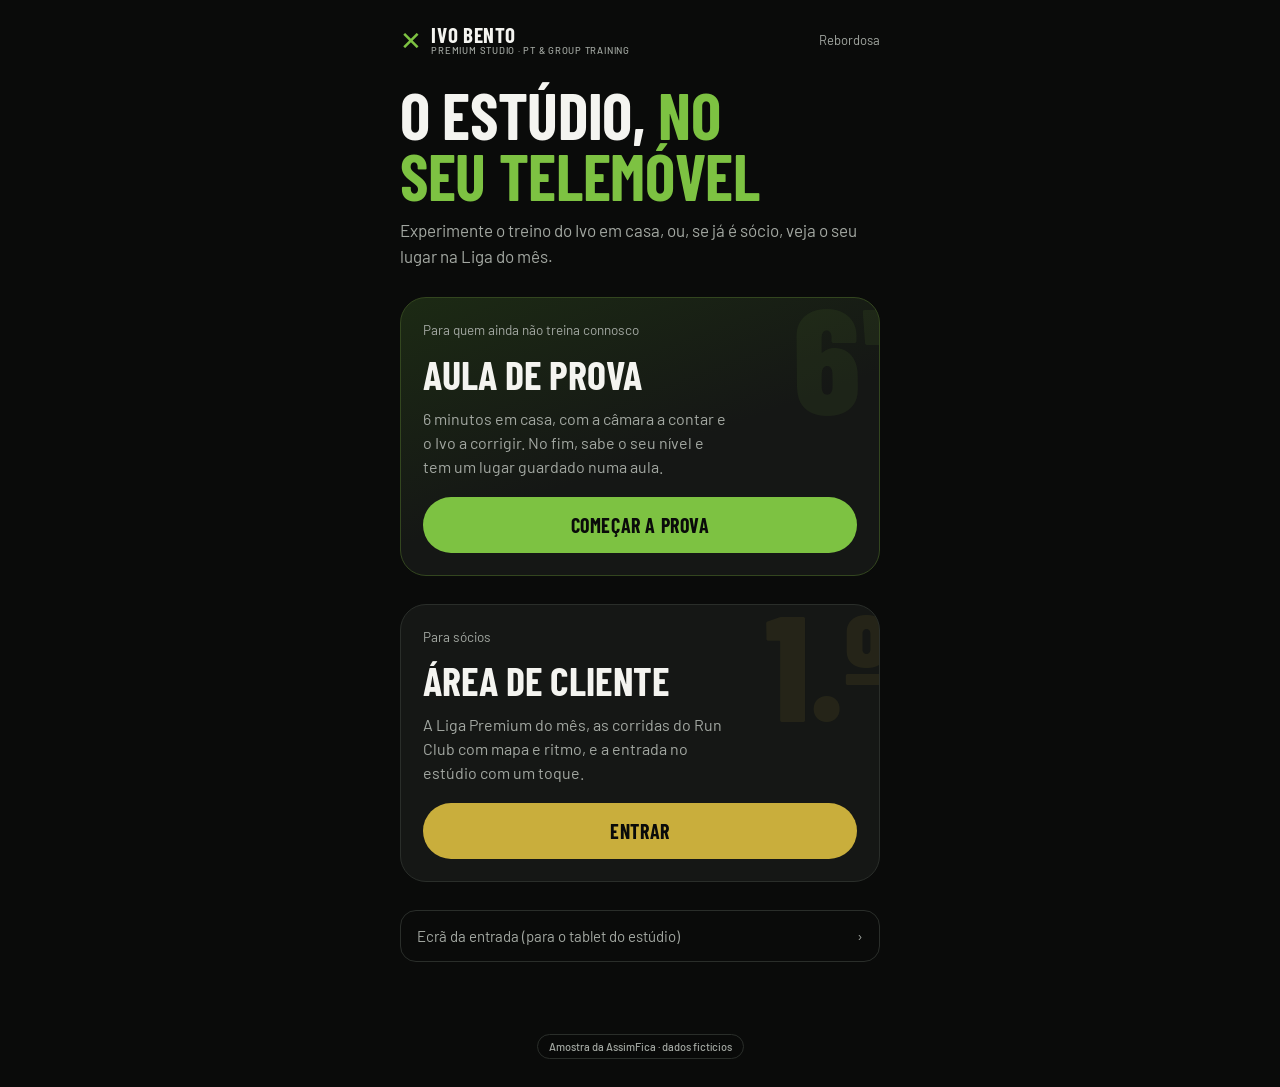
<file: app/index.html>
<!DOCTYPE html>
<html lang="pt-PT">
<head>
<meta charset="utf-8">
<meta name="robots" content="noindex, nofollow">
<meta name="viewport" content="width=device-width, initial-scale=1, viewport-fit=cover">
<title>Ivo Bento Premium Studio</title>
<meta name="theme-color" content="#0A0B0A">
<link rel="manifest" href="manifest.webmanifest">
<link rel="apple-touch-icon" href="icone-192.png">
<meta name="apple-mobile-web-app-capable" content="yes">
<meta name="apple-mobile-web-app-status-bar-style" content="black-translucent">
<link rel="preconnect" href="https://fonts.googleapis.com">
<link rel="preconnect" href="https://fonts.gstatic.com" crossorigin>
<link href="https://fonts.googleapis.com/css2?family=Barlow+Condensed:wght@600;700;800&family=Barlow:wght@400;500;600&display=swap" rel="stylesheet">
<link rel="stylesheet" href="comum.css">
<style>
.pag { max-width: 520px; margin: 0 auto; padding: max(24px, env(safe-area-inset-top)) 20px 64px; display: grid; gap: 28px; }
.topo { display: flex; justify-content: space-between; align-items: center; }
.topo .onde { font-size: 13px; color: var(--suave); }
.ola h1 { font-size: clamp(46px, 13vw, 64px); }
.ola h1 span { color: var(--verde); }
.ola p { color: var(--suave); margin-top: 12px; font-size: 17px; }
.entrada { display: grid; gap: 14px; text-decoration: none; background: var(--placa); border: 1px solid var(--linha); border-radius: 26px; padding: 22px; position: relative; overflow: hidden; }
.entrada .para { font-size: 13.5px; color: var(--suave); }
.entrada h2 { font-size: 40px; }
.entrada p { color: var(--suave); font-size: 16px; max-width: 34ch; }
.entrada .btn { margin-top: 4px; }
.entrada.prova { background: linear-gradient(160deg, #1C2A14 0%, #151715 55%); border-color: #33461f; }
.entrada .marca-d { position: absolute; right: -10px; top: -18px; font: 800 150px/1 var(--f-titulo); color: rgba(125,194,66,.08); pointer-events: none; }
.entrada.liga .marca-d { color: rgba(201,174,60,.09); }
.mais { display: grid; gap: 10px; font-size: 15px; color: var(--suave); }
.mais a { display: flex; justify-content: space-between; padding: 14px 16px; border: 1px solid var(--linha); border-radius: 16px; text-decoration: none; }
.instalar { display: none; }
.instalar.mostra { display: block; }
.ios { font-size: 14px; color: var(--suave); border: 1px dashed var(--linha); border-radius: 16px; padding: 14px 16px; }
</style>
</head>
<body>
<main class="pag">
  <header class="topo">
    <a class="logo" href="../index.html"><span class="x">✕</span><span>Ivo Bento<small>Premium Studio · PT &amp; Group Training</small></span></a>
    <span class="onde">Rebordosa</span>
  </header>

  <section class="ola">
    <h1>O estúdio, <span>no seu telemóvel</span></h1>
    <p>Experimente o treino do Ivo em casa, ou, se já é sócio, veja o seu lugar na Liga do mês.</p>
  </section>

  <a class="entrada prova" href="prova.html">
    <span class="marca-d" aria-hidden="true">6'</span>
    <span class="para">Para quem ainda não treina connosco</span>
    <h2>Aula de Prova</h2>
    <p>6 minutos em casa, com a câmara a contar e o Ivo a corrigir. No fim, sabe o seu nível e tem um lugar guardado numa aula.</p>
    <span class="btn">Começar a prova</span>
  </a>

  <a class="entrada liga" href="entrar.html">
    <span class="marca-d" aria-hidden="true">1.º</span>
    <span class="para">Para sócios</span>
    <h2>Área de cliente</h2>
    <p>A Liga Premium do mês, as corridas do Run Club com mapa e ritmo, e a entrada no estúdio com um toque.</p>
    <span class="btn ouro">Entrar</span>
  </a>

  <div class="instalar" id="instalar"><button class="btn sec" id="btn-instalar" type="button">Pôr no ecrã principal</button></div>
  <p class="ios" id="ios" hidden>Para ter o estúdio como uma app no iPhone: toque em Partilhar e depois em «Adicionar ao ecrã principal».</p>

  <nav class="mais" aria-label="Mais">
    <a href="porta.html"><span>Ecrã da entrada (para o tablet do estúdio)</span><span aria-hidden="true">›</span></a>
  </nav>
</main>
<span class="amostra">Amostra da AssimFica · dados fictícios</span>
<script>
let pedido = null;
window.addEventListener('beforeinstallprompt', e => { e.preventDefault(); pedido = e; document.getElementById('instalar').classList.add('mostra'); });
document.getElementById('btn-instalar').addEventListener('click', async () => { if (!pedido) return; pedido.prompt(); await pedido.userChoice; pedido = null; document.getElementById('instalar').classList.remove('mostra'); });
const ios = /iphone|ipad|ipod/i.test(navigator.userAgent) && !window.navigator.standalone;
if (ios) document.getElementById('ios').hidden = false;
if ('serviceWorker' in navigator) navigator.serviceWorker.register('sw.js').catch(() => {});
</script>
</body>
</html>
</file>
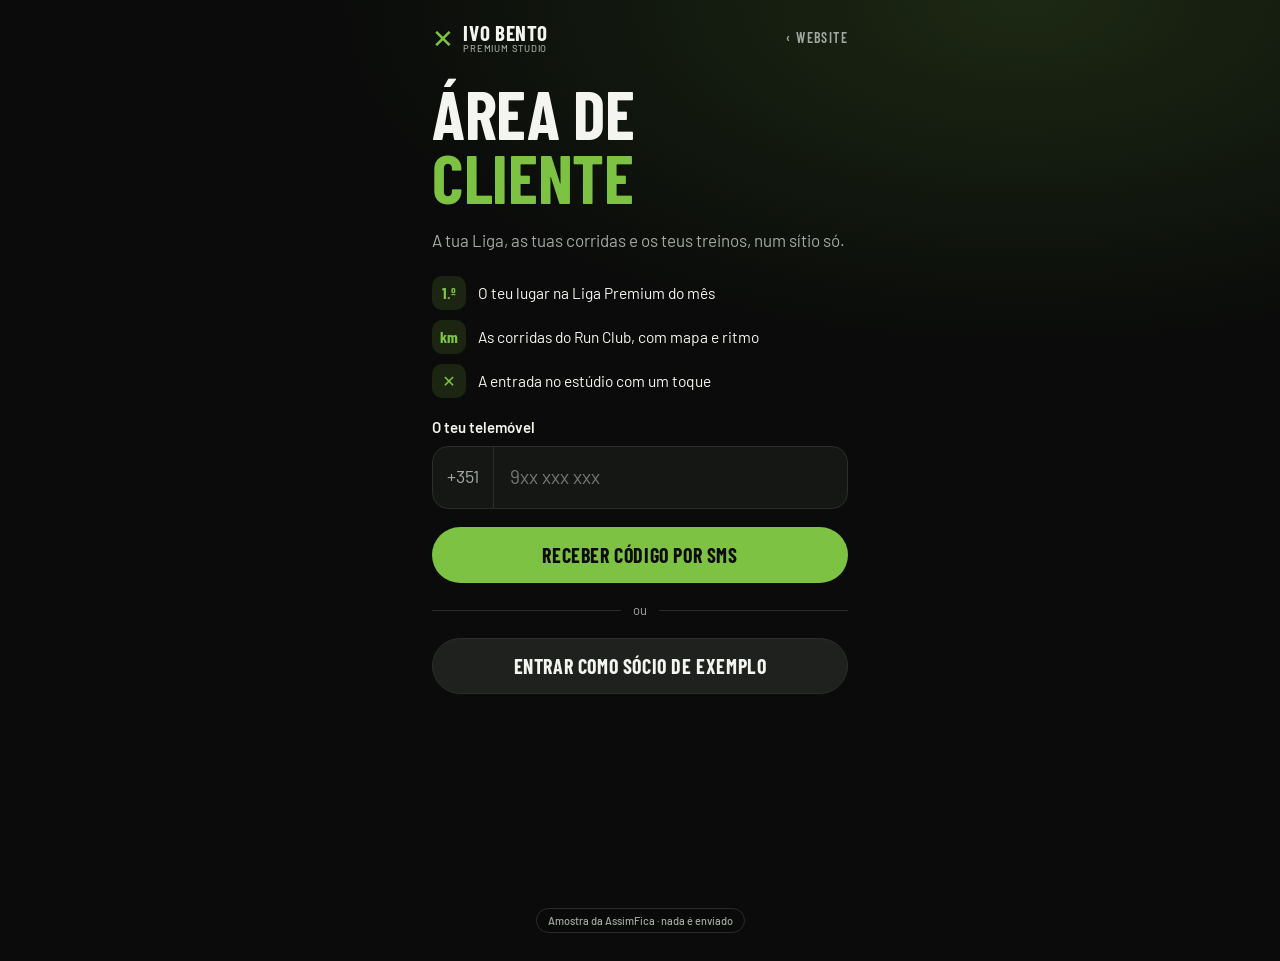
<file: app/entrar.html>
<!DOCTYPE html>
<html lang="pt-PT">
<head>
<meta charset="utf-8">
<meta name="robots" content="noindex, nofollow">
<meta name="viewport" content="width=device-width, initial-scale=1, viewport-fit=cover">
<title>Área de cliente · Ivo Bento Premium Studio</title>
<meta name="theme-color" content="#0A0B0A">
<link rel="manifest" href="manifest.webmanifest">
<link rel="apple-touch-icon" href="icone-192.png">
<meta name="apple-mobile-web-app-capable" content="yes">
<link rel="preconnect" href="https://fonts.googleapis.com">
<link rel="preconnect" href="https://fonts.gstatic.com" crossorigin>
<link href="https://fonts.googleapis.com/css2?family=Barlow+Condensed:wght@600;700;800&family=Barlow:wght@400;500;600&display=swap" rel="stylesheet">
<link rel="stylesheet" href="comum.css">
<style>
body { min-height: 100dvh; background: radial-gradient(90% 60% at 80% 0%, rgba(125,194,66,.16), transparent 60%), var(--preto); }
.pag { max-width: 460px; margin: 0 auto; min-height: 100dvh; padding: max(22px, env(safe-area-inset-top)) 22px 40px; display: flex; flex-direction: column; gap: 26px; }
.cab { display: flex; justify-content: space-between; align-items: center; }
.cab a.volta { font: 600 14px/1 var(--f-titulo); letter-spacing: .1em; text-transform: uppercase; color: var(--suave); text-decoration: none; }
h1 { font-size: clamp(50px, 14vw, 68px); }
h1 span { color: var(--verde); }
.lead { color: var(--suave); }
.passo { display: none; flex-direction: column; gap: 18px; }
.passo.ativo { display: flex; }
.campo { display: grid; gap: 8px; }
.campo label, .campo .rot { font-weight: 600; font-size: 15px; }
.tel { display: grid; grid-template-columns: auto 1fr; border: 1px solid var(--linha); border-radius: 16px; background: var(--placa); overflow: hidden; }
.tel span { padding: 16px 14px; border-right: 1px solid var(--linha); color: var(--suave); font-size: 18px; }
.tel input, .campo input[type=text] { border: 0; background: transparent; padding: 16px; font-size: 19px; width: 100%; outline: none; }
.campo input[type=text] { background: var(--placa); border: 1px solid var(--linha); border-radius: 16px; }
.tel:focus-within, .campo input[type=text]:focus { box-shadow: 0 0 0 2px var(--verde); }
.codigo { display: grid; grid-template-columns: repeat(6, 1fr); gap: 8px; }
.codigo input { text-align: center; font: 700 30px/1 var(--f-titulo); padding: 14px 0; border-radius: 14px; border: 1px solid var(--linha); background: var(--placa); width: 100%; outline: none; }
.codigo input:focus { box-shadow: 0 0 0 2px var(--verde); }
.nota { font-size: 13.5px; color: var(--suave); }
.erro { font-size: 14.5px; color: #FFB4A6; }
.mods { display: flex; flex-wrap: wrap; gap: 8px; }
.mods button { border: 1px solid var(--linha); background: var(--placa); border-radius: 999px; padding: 11px 16px; font-weight: 600; font-size: 15px; }
.mods button[aria-pressed="true"] { border-color: var(--verde); background: rgba(125,194,66,.14); color: var(--verde); }
.consent { display: grid; grid-template-columns: 24px 1fr; gap: 12px; font-size: 14.5px; color: var(--suave); align-items: start; }
.consent input { width: 20px; height: 20px; accent-color: var(--verde); margin-top: 2px; }
.ou { display: flex; align-items: center; gap: 12px; color: var(--suave); font-size: 13px; }
.ou::before, .ou::after { content: ""; flex: 1; height: 1px; background: var(--linha); }
.link { color: var(--suave); font-size: 14.5px; text-align: center; background: none; text-decoration: underline; text-underline-offset: 3px; }
.vantagens { list-style: none; display: grid; gap: 10px; margin-top: 4px; }
.vantagens li { display: grid; grid-template-columns: 34px 1fr; gap: 12px; align-items: center; font-size: 15.5px; }
.vantagens i { width: 34px; height: 34px; border-radius: 10px; background: rgba(125,194,66,.14); display: grid; place-items: center; color: var(--verde); font: 700 16px/1 var(--f-titulo); font-style: normal; }
</style>
</head>
<body>
<main class="pag">
  <div class="cab">
    <a class="logo" href="index.html"><span class="x">✕</span><span>Ivo Bento<small>Premium Studio</small></span></a>
    <a class="volta" href="../index.html">‹ Website</a>
  </div>

  <!-- 1. telemóvel -->
  <section class="passo ativo" id="p-tel">
    <h1>Área de <span>cliente</span></h1>
    <p class="lead">A tua Liga, as tuas corridas e os teus treinos, num sítio só.</p>
    <ul class="vantagens">
      <li><i>1.º</i><span>O teu lugar na Liga Premium do mês</span></li>
      <li><i>km</i><span>As corridas do Run Club, com mapa e ritmo</span></li>
      <li><i>✕</i><span>A entrada no estúdio com um toque</span></li>
    </ul>
    <div class="campo"><label for="tel">O teu telemóvel</label><div class="tel"><span>+351</span><input id="tel" type="tel" inputmode="tel" autocomplete="tel-national" placeholder="9xx xxx xxx"></div></div>
    <p class="erro" id="erro-tel" hidden></p>
    <button class="btn" id="b-tel" type="button">Receber código por SMS</button>
    <div class="ou">ou</div>
    <button class="btn sec" id="b-exemplo" type="button">Entrar como sócio de exemplo</button>
  </section>

  <!-- 2. código -->
  <section class="passo" id="p-cod">
    <h1>O <span>código</span></h1>
    <p class="lead" id="cod-txt"></p>
    <div class="codigo" id="codigo" role="group" aria-label="Código de 6 números">
      <input inputmode="numeric" aria-label="1.º número" autocomplete="one-time-code"><input inputmode="numeric" aria-label="2.º número"><input inputmode="numeric" aria-label="3.º número"><input inputmode="numeric" aria-label="4.º número"><input inputmode="numeric" aria-label="5.º número"><input inputmode="numeric" aria-label="6.º número">
    </div>
    <p class="nota">Na amostra não é enviado nenhum SMS: qualquer código de 6 números serve.</p>
    <button class="btn" id="b-cod" type="button" disabled>Confirmar</button>
    <button class="link" id="b-outro" type="button">Usar outro número</button>
  </section>

  <!-- 3. cliente novo -->
  <section class="passo" id="p-novo">
    <h1>Bem-vindo ao <span>Premium</span></h1>
    <p class="lead">É a primeira vez que entras. Dois minutos e está feito.</p>
    <div class="campo"><label for="nome">Nome e apelido</label><input id="nome" type="text" autocomplete="name" placeholder="Ex.: Pedro Menezes"></div>
    <div class="campo"><span class="rot">O que treinas?</span>
      <div class="mods" id="mods">
        <button type="button" aria-pressed="false">CrossTraining</button><button type="button" aria-pressed="false">Pilates Clínico</button><button type="button" aria-pressed="false">Running Club</button><button type="button" aria-pressed="false">Treino Personalizado</button><button type="button" aria-pressed="false">CrossKids</button>
      </div>
    </div>
    <label class="consent" for="ok-dados"><input id="ok-dados" type="checkbox"><span>Aceito que o estúdio guarde as minhas presenças e corridas para a Liga e para o meu acompanhamento. Só eu e os treinadores as vemos; na tabela do clube aparecem o nome e os totais.</span></label>
    <button class="btn" id="b-novo" type="button" disabled>Entrar na área de cliente</button>
  </section>
</main>
<span class="amostra">Amostra da AssimFica · nada é enviado</span>
<script type="module">
import { cliente, guardaCliente, entra, sessao } from './sessao.js';
const $ = s => document.querySelector(s);
const depois = 'painel.html' + location.search;
if (sessao()) location.replace(depois);
const mostra = id => document.querySelectorAll('.passo').forEach(p => p.classList.toggle('ativo', p.id === id));
let tel = '';
const limpa = v => v.replace(/\D/g, '').replace(/^351/, '');

$('#b-tel').addEventListener('click', () => {
  tel = limpa($('#tel').value);
  if (!/^9\d{8}$/.test(tel)) { const e = $('#erro-tel'); e.textContent = 'Escreve um número de telemóvel português, com 9 algarismos, a começar por 9.'; e.hidden = false; return; }
  $('#cod-txt').textContent = 'Enviámos um código de 6 números para o ' + tel.replace(/(\d{3})(\d{3})(\d{3})/, '$1 $2 $3') + '.';
  mostra('p-cod'); setTimeout(() => document.querySelector('#codigo input').focus(), 50);
});
$('#tel').addEventListener('keydown', e => { if (e.key === 'Enter') $('#b-tel').click(); });
$('#b-outro').addEventListener('click', () => mostra('p-tel'));

const caixas = [...document.querySelectorAll('#codigo input')];
caixas.forEach((c, i) => {
  c.addEventListener('input', () => {
    const v = c.value.replace(/\D/g, '');
    if (v.length > 1) { [...v].slice(0, 6 - i).forEach((d, k) => { caixas[i + k].value = d; }); }
    else c.value = v;
    const prox = caixas.find(x => !x.value); if (prox && c.value) prox.focus();
    $('#b-cod').disabled = caixas.some(x => !x.value);
    if (!$('#b-cod').disabled) $('#b-cod').click();
  });
  c.addEventListener('keydown', e => { if (e.key === 'Backspace' && !c.value && i) caixas[i - 1].focus(); });
});
$('#b-cod').addEventListener('click', () => {
  const c = cliente(tel);
  if (c) { entra(c); location.replace(depois); return; }
  mostra('p-novo'); setTimeout(() => $('#nome').focus(), 50);
});

const mods = [...document.querySelectorAll('#mods button')];
mods.forEach(b => b.addEventListener('click', () => { b.setAttribute('aria-pressed', String(b.getAttribute('aria-pressed') !== 'true')); valida(); }));
const valida = () => { $('#b-novo').disabled = !($('#nome').value.trim().length >= 3 && $('#ok-dados').checked); };
$('#nome').addEventListener('input', valida); $('#ok-dados').addEventListener('change', valida);
$('#b-novo').addEventListener('click', () => {
  const c = { tel, nome: $('#nome').value.trim().slice(0, 40), modalidades: mods.filter(b => b.getAttribute('aria-pressed') === 'true').map(b => b.textContent), desde: new Date().toISOString().slice(0, 10), novo: true };
  guardaCliente(c); entra(c); location.replace(depois);
});
$('#b-exemplo').addEventListener('click', () => {
  const c = { tel: '912345678', nome: 'Pedro Menezes', modalidades: ['CrossTraining', 'Running Club'], desde: '2025-09-15', exemplo: true };
  guardaCliente(c); entra(c); location.replace(depois);
});
</script>
</body>
</html>
</file>
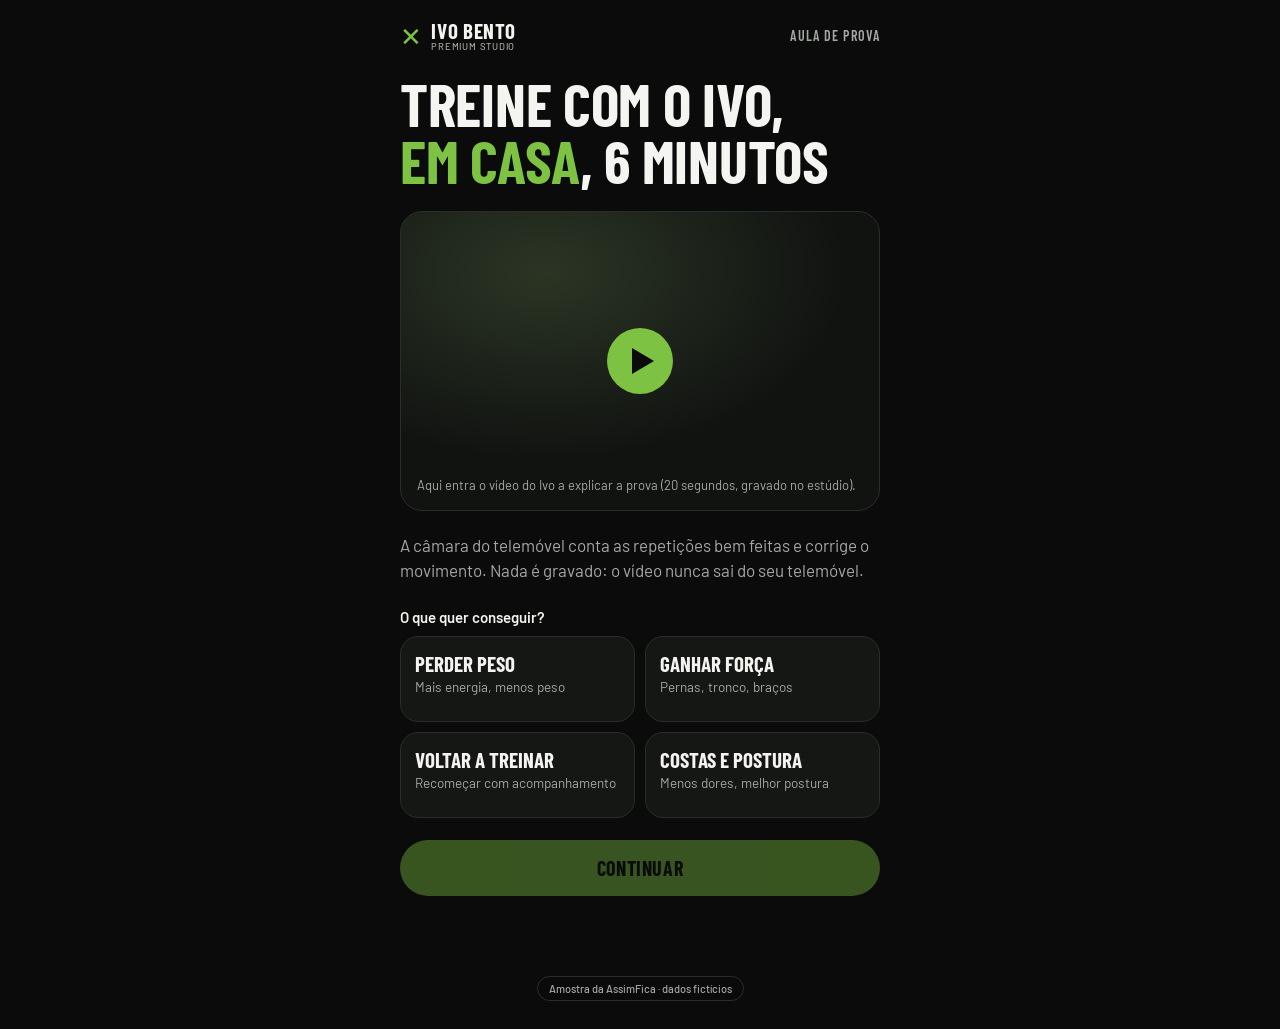
<file: app/prova.html>
<!DOCTYPE html>
<html lang="pt-PT">
<head>
<meta charset="utf-8">
<meta name="robots" content="noindex, nofollow">
<meta name="viewport" content="width=device-width, initial-scale=1, viewport-fit=cover">
<title>Aula de Prova · Ivo Bento Premium Studio</title>
<meta name="theme-color" content="#0A0B0A">
<link rel="manifest" href="manifest.webmanifest">
<link rel="apple-touch-icon" href="icone-192.png">
<link rel="preconnect" href="https://fonts.googleapis.com">
<link rel="preconnect" href="https://fonts.gstatic.com" crossorigin>
<link href="https://fonts.googleapis.com/css2?family=Barlow+Condensed:wght@600;700;800&family=Barlow:wght@400;500;600&display=swap" rel="stylesheet">
<link rel="stylesheet" href="comum.css">
<style>
.ecra { display: none; min-height: 100dvh; max-width: 520px; margin: 0 auto; padding: max(20px, env(safe-area-inset-top)) 20px 72px; flex-direction: column; gap: 22px; }
.ecra.ativo { display: flex; }
.cab { display: flex; justify-content: space-between; align-items: center; }
.cab .passo { font: 600 14px/1 var(--f-titulo); letter-spacing: .08em; color: var(--suave); text-transform: uppercase; }
h1 { font-size: clamp(44px, 12vw, 60px); }
h1 span { color: var(--verde); }
.lead { color: var(--suave); font-size: 17px; }
.fim { margin-top: auto; display: grid; gap: 10px; }

.video-ivo { aspect-ratio: 16 / 10; border-radius: 22px; background: radial-gradient(90% 90% at 30% 20%, #2B3524, #111311 70%); border: 1px solid var(--linha); display: grid; place-items: center; position: relative; overflow: hidden; }
.video-ivo .play { width: 66px; height: 66px; border-radius: 50%; background: var(--verde); display: grid; place-items: center; }
.video-ivo .play::after { content: ""; margin-left: 6px; border-left: 22px solid #0A0B0A; border-top: 13px solid transparent; border-bottom: 13px solid transparent; }
.video-ivo small { position: absolute; left: 16px; bottom: 14px; right: 16px; font-size: 13px; color: var(--suave); }
.desafio { border: 1px solid var(--ouro); background: rgba(201,174,60,.1); border-radius: 18px; padding: 14px 16px; font-size: 16px; }
.desafio b { color: var(--ouro); }

.opcoes { display: grid; grid-template-columns: 1fr 1fr; gap: 10px; }
.op { border: 1px solid var(--linha); background: var(--placa); border-radius: 18px; padding: 16px 14px; text-align: left; display: grid; gap: 4px; min-height: 86px; align-content: start; }
.op b { font: 700 21px/1 var(--f-titulo); text-transform: uppercase; }
.op span { font-size: 13.5px; color: var(--suave); line-height: 1.35; }
.op[aria-pressed="true"] { border-color: var(--verde); background: rgba(125,194,66,.12); box-shadow: inset 0 0 0 1px var(--verde); }

.campo { display: grid; gap: 8px; }
.campo > label, .campo > .rot { font-size: 15px; font-weight: 600; }
.campo input[type=number], .campo input[type=tel], .campo input[type=text] { background: var(--placa); border: 1px solid var(--linha); border-radius: 14px; padding: 14px 16px; font-size: 18px; width: 100%; }
.campo input:focus { outline: 2px solid var(--verde); border-color: transparent; }
.campo small { color: var(--suave); font-size: 13.5px; }
.seg { display: grid; grid-auto-flow: column; grid-auto-columns: 1fr; gap: 8px; }
.seg button { border: 1px solid var(--linha); background: var(--placa); border-radius: 14px; padding: 13px 8px; font-weight: 600; font-size: 15.5px; }
.seg button[aria-pressed="true"] { border-color: var(--verde); background: rgba(125,194,66,.14); }
.saude { display: grid; grid-template-columns: 26px 1fr; gap: 12px; align-items: start; font-size: 15px; background: var(--placa); border: 1px solid var(--linha); border-radius: 16px; padding: 14px; }
.saude input { width: 22px; height: 22px; accent-color: var(--verde); margin-top: 2px; }
.alerta { font-size: 14.5px; color: #FFD2C9; background: rgba(255,106,85,.1); border: 1px solid rgba(255,106,85,.4); border-radius: 14px; padding: 12px 14px; }

.prep { display: grid; gap: 14px; }
.prep li { list-style: none; display: grid; grid-template-columns: 40px 1fr; gap: 14px; align-items: center; font-size: 16px; }
.prep li i { width: 40px; height: 40px; border-radius: 12px; background: var(--placa2); border: 1px solid var(--linha); display: grid; place-items: center; font: 700 18px/1 var(--f-titulo); font-style: normal; color: var(--verde); }

/* a câmara */
#camara { position: fixed; inset: 0; background: #000; display: none; z-index: 40; }
#camara.ativo { display: block; }
#video, #tela { position: absolute; inset: 0; width: 100%; height: 100%; object-fit: cover; transform: scaleX(-1); }
.hud { position: absolute; inset: 0; pointer-events: none; padding: max(16px, env(safe-area-inset-top)) 18px max(18px, env(safe-area-inset-bottom)); display: flex; flex-direction: column; }
.hud-topo { display: flex; justify-content: space-between; align-items: flex-start; gap: 12px; }
.contador { font: 800 120px/.8 var(--f-titulo); text-shadow: 0 4px 30px rgba(0,0,0,.6); font-variant-numeric: tabular-nums; }
.contador small { display: block; font: 600 15px/1.2 var(--f-corpo); text-shadow: 0 1px 8px rgba(0,0,0,.8); margin-top: 10px; }
.relogio { font: 700 44px/1 var(--f-titulo); font-variant-numeric: tabular-nums; text-shadow: 0 2px 16px rgba(0,0,0,.7); text-align: right; }
.relogio small { display: block; font: 600 13px/1.2 var(--f-corpo); color: rgba(255,255,255,.8); }
.barra { height: 6px; border-radius: 9px; background: rgba(255,255,255,.22); overflow: hidden; margin-top: 14px; }
.barra span { display: block; height: 100%; width: 0; background: var(--verde); transition: width .25s linear; }
.estado { align-self: center; margin-top: 18px; font-size: 15px; font-weight: 600; padding: 9px 16px; border-radius: 999px; background: rgba(10,11,10,.7); border: 1px solid rgba(255,255,255,.15); }
.estado.ok { border-color: var(--verde); color: var(--verde); }
.grande { position: absolute; inset: 0; display: grid; place-items: center; font: 800 200px/1 var(--f-titulo); color: var(--verde); text-shadow: 0 6px 40px rgba(0,0,0,.6); pointer-events: none; }
.fala { margin-top: auto; background: rgba(244,244,240,.96); color: #0A0B0A; border-radius: 20px; padding: 12px 14px; display: grid; grid-template-columns: 40px 1fr; gap: 12px; align-items: center; font-size: 17px; line-height: 1.3; font-weight: 500; opacity: 0; transform: translateY(10px); transition: opacity .2s ease, transform .2s ease; }
.fala.mostra { opacity: 1; transform: none; }
.fala .cara { width: 40px; height: 40px; border-radius: 50%; background: #0A0B0A; color: var(--verde); display: grid; place-items: center; font: 700 16px/1 var(--f-titulo); }
.cam-botoes { position: absolute; right: 14px; bottom: max(96px, calc(env(safe-area-inset-bottom) + 96px)); display: grid; gap: 10px; pointer-events: auto; }
.cam-botoes button { width: 48px; height: 48px; border-radius: 50%; background: rgba(10,11,10,.7); border: 1px solid rgba(255,255,255,.2); font-size: 13px; font-weight: 600; }
.toque { position: absolute; inset: 0; pointer-events: auto; display: none; }
.toque.ativo { display: block; }

/* resultado */
.numeros { display: grid; grid-template-columns: 1fr 1fr; gap: 10px; }
.num { background: var(--placa); border: 1px solid var(--linha); border-radius: 20px; padding: 16px; display: grid; gap: 4px; }
.num b { font: 800 54px/.9 var(--f-titulo); font-variant-numeric: tabular-nums; }
.num span { font-size: 13.5px; color: var(--suave); }
.num.destaque { background: var(--verde); color: #0A0B0A; border-color: var(--verde); }
.num.destaque span { color: #24361A; }
.comparar { background: var(--placa); border: 1px solid var(--linha); border-radius: 20px; padding: 16px; display: grid; gap: 12px; }
.comparar .lin { display: grid; grid-template-columns: 90px 1fr 40px; gap: 10px; align-items: center; font-size: 14.5px; }
.comparar .b { height: 10px; border-radius: 9px; background: var(--placa2); overflow: hidden; }
.comparar .b span { display: block; height: 100%; border-radius: 9px; background: var(--suave); }
.comparar .lin.eu .b span { background: var(--verde); }
.comparar .lin.amigo .b span { background: var(--ouro); }
.comparar .lin b { text-align: right; font-variant-numeric: tabular-nums; }
.nivel { display: flex; gap: 6px; }
.nivel i { flex: 1; height: 8px; border-radius: 9px; background: var(--placa2); }
.nivel i.on { background: var(--verde); }
.trabalhar { border-left: 3px solid var(--verde); padding-left: 14px; font-size: 16.5px; }
.trabalhar b { font-weight: 600; }
.nota { font-size: 13px; color: var(--suave); }

.folha { position: fixed; inset: 0; background: rgba(0,0,0,.6); display: none; align-items: flex-end; z-index: 60; }
.folha.ativo { display: flex; }
.folha > div { width: 100%; max-width: 520px; margin: 0 auto; background: var(--placa); border: 1px solid var(--linha); border-radius: 26px 26px 0 0; padding: 22px 20px max(28px, env(safe-area-inset-bottom)); display: grid; gap: 16px; }
.folha h2 { font-size: 32px; }
.vagas { display: grid; gap: 10px; }
.vaga { text-align: left; border: 1px solid var(--linha); background: var(--placa2); border-radius: 18px; padding: 14px 16px; display: grid; grid-template-columns: 1fr auto; gap: 4px 12px; align-items: center; }
.vaga b { font: 700 22px/1 var(--f-titulo); text-transform: uppercase; }
.vaga span { font-size: 14px; color: var(--suave); grid-column: 1; }
.vaga em { grid-row: 1 / span 2; grid-column: 2; font-style: normal; font: 700 15px/1 var(--f-titulo); color: var(--verde); text-transform: uppercase; }
.vaga[aria-pressed="true"] { border-color: var(--verde); box-shadow: inset 0 0 0 1px var(--verde); }
.feito { text-align: center; display: grid; gap: 14px; justify-items: center; padding-top: 30px; }
.feito .visto { width: 84px; height: 84px; border-radius: 50%; background: var(--verde); display: grid; place-items: center; }
.feito .visto::after { content: ""; width: 34px; height: 18px; border-left: 6px solid #0A0B0A; border-bottom: 6px solid #0A0B0A; transform: rotate(-45deg) translate(3px, -3px); }
.feito p { color: var(--suave); max-width: 34ch; }
.cartao-lugar { width: 100%; background: var(--placa); border: 1px solid var(--linha); border-radius: 20px; padding: 18px; text-align: left; display: grid; gap: 6px; }
.cartao-lugar b { font: 700 28px/1 var(--f-titulo); text-transform: uppercase; }
.cartao-lugar span { color: var(--suave); font-size: 15px; }
</style>
</head>
<body>

<!-- 1. início -->
<section class="ecra ativo" id="e-inicio">
  <div class="cab"><a class="logo" href="index.html"><span class="x">✕</span><span>Ivo Bento<small>Premium Studio</small></span></a><span class="passo">Aula de Prova</span></div>
  <h1>Treine com o Ivo, <span>em casa</span>, 6 minutos</h1>
  <div class="desafio" id="banner-desafio" hidden></div>
  <div class="video-ivo" role="img" aria-label="Lugar do vídeo de apresentação do Ivo"><span class="play"></span><small>Aqui entra o vídeo do Ivo a explicar a prova (20 segundos, gravado no estúdio).</small></div>
  <p class="lead">A câmara do telemóvel conta as repetições bem feitas e corrige o movimento. Nada é gravado: o vídeo nunca sai do seu telemóvel.</p>
  <div class="campo"><span class="rot">O que quer conseguir?</span>
    <div class="opcoes" id="objetivos">
      <button class="op" type="button" data-v="peso" aria-pressed="false"><b>Perder peso</b><span>Mais energia, menos peso</span></button>
      <button class="op" type="button" data-v="forca" aria-pressed="false"><b>Ganhar força</b><span>Pernas, tronco, braços</span></button>
      <button class="op" type="button" data-v="voltar" aria-pressed="false"><b>Voltar a treinar</b><span>Recomeçar com acompanhamento</span></button>
      <button class="op" type="button" data-v="costas" aria-pressed="false"><b>Costas e postura</b><span>Menos dores, melhor postura</span></button>
    </div>
  </div>
  <div class="fim"><button class="btn" id="b-inicio" type="button" disabled>Continuar</button></div>
</section>

<!-- 2. perguntas -->
<section class="ecra" id="e-perguntas">
  <div class="cab"><button class="passo" type="button" data-volta="e-inicio">‹ Voltar</button><span class="passo">1 de 3</span></div>
  <h1>Quatro perguntas</h1>
  <div class="campo"><label for="idade">Idade</label><input id="idade" type="number" inputmode="numeric" min="14" max="90" placeholder="Ex.: 42"></div>
  <div class="campo"><span class="rot">Sexo</span><div class="seg" id="sexo"><button type="button" data-v="f" aria-pressed="false">Feminino</button><button type="button" data-v="m" aria-pressed="false">Masculino</button></div></div>
  <div class="campo"><label for="cintura">Perímetro da cintura, em cm</label><input id="cintura" type="number" inputmode="numeric" min="50" max="170" placeholder="Opcional"><small>Medido à altura do umbigo. Ajuda a calcular a idade física.</small></div>
  <div class="campo"><span class="rot">Quantas vezes treina por semana?</span><div class="seg" id="treinos"><button type="button" data-v="0" aria-pressed="false">Nenhuma</button><button type="button" data-v="1" aria-pressed="false">1 a 2</button><button type="button" data-v="3" aria-pressed="false">3 ou mais</button></div></div>
  <label class="saude" for="saude"><input id="saude" type="checkbox"><span>Tenho um problema de coração, de tensão, ou uma lesão que me impede de fazer agachamentos.</span></label>
  <p class="alerta" id="alerta-saude" hidden>Recomendamos que fale com o seu médico antes de treinar. Se fizer a prova, faça-a devagar e pare se sentir dor. O Ivo vai ter isto em conta quando o receber.</p>
  <div class="fim"><button class="btn" id="b-perguntas" type="button" disabled>Continuar</button></div>
</section>

<!-- 3. preparação -->
<section class="ecra" id="e-prep">
  <div class="cab"><button class="passo" type="button" data-volta="e-perguntas">‹ Voltar</button><span class="passo">2 de 3</span></div>
  <h1>Prova de <span>agachamentos</span>, 45 segundos</h1>
  <ul class="prep">
    <li><i>1</i><span>Pouse o telemóvel no chão, encostado a algo, com o ecrã virado para si.</span></li>
    <li><i>2</i><span>Afaste-se uns 2 metros. Tem de se ver da cabeça aos pés.</span></li>
    <li><i>3</i><span>Pés à largura dos ombros. Desça até a anca passar o joelho e volte a subir.</span></li>
    <li><i>4</i><span>A prova começa sozinha quando a câmara o vir por inteiro.</span></li>
  </ul>
  <p class="nota">Na versão completa há quatro provas (agachamentos, flexões, prancha e saltos), adaptadas ao objetivo. Esta amostra tem a primeira.</p>
  <p class="alerta" id="erro-camara" hidden></p>
  <div class="fim">
    <button class="btn" id="b-camara" type="button">Ligar a câmara</button>
    <button class="btn sec" id="b-toques" type="button">Demonstração sem câmara</button>
  </div>
</section>

<!-- a câmara -->
<div id="camara" aria-live="polite">
  <video id="video" playsinline muted></video>
  <canvas id="tela"></canvas>
  <div class="hud">
    <div class="hud-topo">
      <div class="contador"><span id="reps">0</span><small>repetições válidas</small></div>
      <div class="relogio"><span id="tempo">0:45</span><small>agachamentos</small></div>
    </div>
    <div class="barra"><span id="barra"></span></div>
    <div class="estado" id="estado">A preparar a câmara…</div>
    <div class="fala" id="fala"><span class="cara">IB</span><span id="fala-txt"></span></div>
  </div>
  <div class="grande" id="grande" hidden></div>
  <div class="toque" id="toque" aria-label="Toque para contar uma repetição"></div>
  <div class="cam-botoes"><button type="button" id="b-som" aria-pressed="true">Som</button><button type="button" id="b-sair">Sair</button></div>
</div>

<!-- 4. resultado -->
<section class="ecra" id="e-resultado">
  <div class="cab"><a class="logo" href="index.html"><span class="x">✕</span><span>Ivo Bento<small>Premium Studio</small></span></a><span class="passo">O seu resultado</span></div>
  <h1 id="r-titulo">Bom trabalho</h1>
  <div class="numeros">
    <div class="num"><b id="r-reps">0</b><span>agachamentos em 45 s</span></div>
    <div class="num destaque"><b id="r-idade-f">0</b><span>a sua idade física (tem <span id="r-idade">0</span>)</span></div>
  </div>
  <div class="comparar" id="r-comparar"></div>
  <div class="campo"><span class="rot">Nível <span id="r-nivel">1</span> de 5</span><div class="nivel" id="r-nivel-barra"><i></i><i></i><i></i><i></i><i></i></div></div>
  <p class="trabalhar" id="r-trabalhar"></p>
  <p class="nota">A idade física desta amostra é uma estimativa simples. Na versão final usa o modelo validado da universidade NTNU e as quatro provas.</p>
  <div class="fim">
    <button class="btn" id="b-vagas" type="button">Guardar um lugar numa aula</button>
    <button class="btn sec" id="b-plano" type="button">Receber o plano de 2 semanas</button>
    <button class="btn ouro" id="b-desafiar" type="button">Desafiar um amigo</button>
  </div>
</section>

<!-- 5. lugar guardado -->
<section class="ecra" id="e-feito">
  <div class="cab"><a class="logo" href="index.html"><span class="x">✕</span><span>Ivo Bento<small>Premium Studio</small></span></a></div>
  <div class="feito">
    <span class="visto" aria-hidden="true"></span>
    <h1>Lugar guardado</h1>
    <div class="cartao-lugar"><b id="f-aula"></b><span id="f-quando"></span><span>Av. Bombeiros Voluntários, 34 · Rebordosa</span></div>
    <p>O Ivo já tem o seu resultado e vai treinar consigo a partir dele. Na véspera recebe um lembrete por SMS.</p>
    <a class="btn sec" href="index.html">Voltar ao início</a>
  </div>
</section>

<!-- folhas -->
<div class="folha" id="f-vagas" role="dialog" aria-modal="true" aria-labelledby="t-vagas"><div>
  <h2 id="t-vagas">Aulas com lugar livre</h2>
  <p class="nota">Só aparecem aulas com vagas, do seu nível e do seu objetivo. Na versão final as vagas vêm do horário real.</p>
  <div class="vagas" id="lista-vagas"></div>
  <div class="campo"><label for="tel-vaga">O seu telemóvel</label><input id="tel-vaga" type="tel" inputmode="tel" placeholder="9xx xxx xxx" autocomplete="tel"></div>
  <button class="btn" id="b-confirmar" type="button" disabled>Ficar com este lugar</button>
  <button class="btn sec" type="button" data-fecha="f-vagas">Agora não</button>
</div></div>

<div class="folha" id="f-plano" role="dialog" aria-modal="true" aria-labelledby="t-plano"><div>
  <h2 id="t-plano">O seu plano de 2 semanas</h2>
  <p class="lead" id="p-plano"></p>
  <div class="campo"><label for="tel-plano">O seu telemóvel</label><input id="tel-plano" type="tel" inputmode="tel" placeholder="9xx xxx xxx" autocomplete="tel"><small>Na amostra nada é enviado.</small></div>
  <button class="btn" id="b-enviar-plano" type="button">Enviar-me o plano</button>
  <p class="nota" id="ok-plano" hidden>Na versão final, o plano chegava agora por SMS, e ao 3.º e 7.º dia uma mensagem do Ivo.</p>
  <button class="btn sec" type="button" data-fecha="f-plano">Fechar</button>
</div></div>

<div class="folha" id="f-desafio" role="dialog" aria-modal="true" aria-labelledby="t-desafio"><div>
  <h2 id="t-desafio">Desafie um amigo</h2>
  <div class="campo"><label for="meu-nome">O seu primeiro nome</label><input id="meu-nome" type="text" autocomplete="given-name" placeholder="Ex.: Rui"></div>
  <p class="lead" id="txt-desafio"></p>
  <button class="btn ouro" id="b-partilhar" type="button">Enviar o desafio</button>
  <p class="nota" id="ok-desafio" hidden>Link copiado. Cole-o numa conversa.</p>
  <button class="btn sec" type="button" data-fecha="f-desafio">Fechar</button>
</div></div>

<span class="amostra">Amostra da AssimFica · dados fictícios</span>
<script type="module" src="prova.js"></script>
</body>
</html>
</file>
<file: app/comum.css>
/* Amostra da AssimFica para o Ivo Bento Premium Studio (6/11/2026).
   A identidade do estúdio: preto, o verde do X do logótipo, o dourado do «Pre Stage». */
:root {
  --preto: #0A0B0A;
  --placa: #151715;
  --placa2: #1E211E;
  --linha: #2A2E2A;
  --branco: #F4F4F0;
  --suave: #A3A8A2;
  --verde: #7DC242;
  --ouro: #C9AE3C;
  --erro: #FF6A55;
  --f-titulo: "Barlow Condensed", "Arial Narrow", system-ui, sans-serif;
  --f-corpo: "Barlow", system-ui, -apple-system, "Segoe UI", sans-serif;
  color-scheme: dark;
}
* { box-sizing: border-box; margin: 0; padding: 0; -webkit-tap-highlight-color: transparent; }
html, body { min-height: 100%; }
body { background: var(--preto); color: var(--branco); font: 400 17px/1.5 var(--f-corpo); }
button { font: inherit; color: inherit; border: 0; background: none; cursor: pointer; }
input, select { font: inherit; color: inherit; }
a { color: inherit; }
:focus-visible { outline: 2px solid var(--verde); outline-offset: 3px; border-radius: 6px; }
h1, h2, h3 { font-family: var(--f-titulo); font-weight: 700; line-height: .95; letter-spacing: -.005em; text-transform: uppercase; text-wrap: balance; }

.logo { display: inline-flex; align-items: center; gap: 9px; font: 700 21px/1 var(--f-titulo); letter-spacing: .03em; text-decoration: none; text-transform: uppercase; }
.logo .x { color: var(--verde); font-size: 26px; line-height: 1; }
.logo small { display: block; font: 500 9.5px/1.25 var(--f-corpo); letter-spacing: .08em; color: var(--suave); }

.btn { display: flex; align-items: center; justify-content: center; gap: 10px; min-height: 56px; padding: 0 24px; border-radius: 999px; background: var(--verde); color: #0A0B0A; font: 700 20px/1 var(--f-titulo); letter-spacing: .03em; text-transform: uppercase; text-decoration: none; width: 100%; transition: transform .15s ease, opacity .15s ease; }
.btn:active { transform: scale(.98); }
.btn.sec { background: var(--placa2); color: var(--branco); border: 1px solid var(--linha); }
.btn.ouro { background: var(--ouro); }
.btn[disabled] { opacity: .4; pointer-events: none; }

.amostra { display: block; width: fit-content; margin: 8px auto 28px; font: 500 11px/1 var(--f-corpo); color: var(--suave); background: rgba(10,11,10,.88); border: 1px solid var(--linha); padding: 6px 11px; border-radius: 999px; white-space: nowrap; pointer-events: none; }
.amostra.fixa { position: fixed; left: 50%; bottom: 10px; transform: translateX(-50%); margin: 0; z-index: 80; }
@media (prefers-reduced-motion: reduce) { *, *::before, *::after { animation-duration: .01ms !important; transition-duration: .01ms !important; } }
</file>
